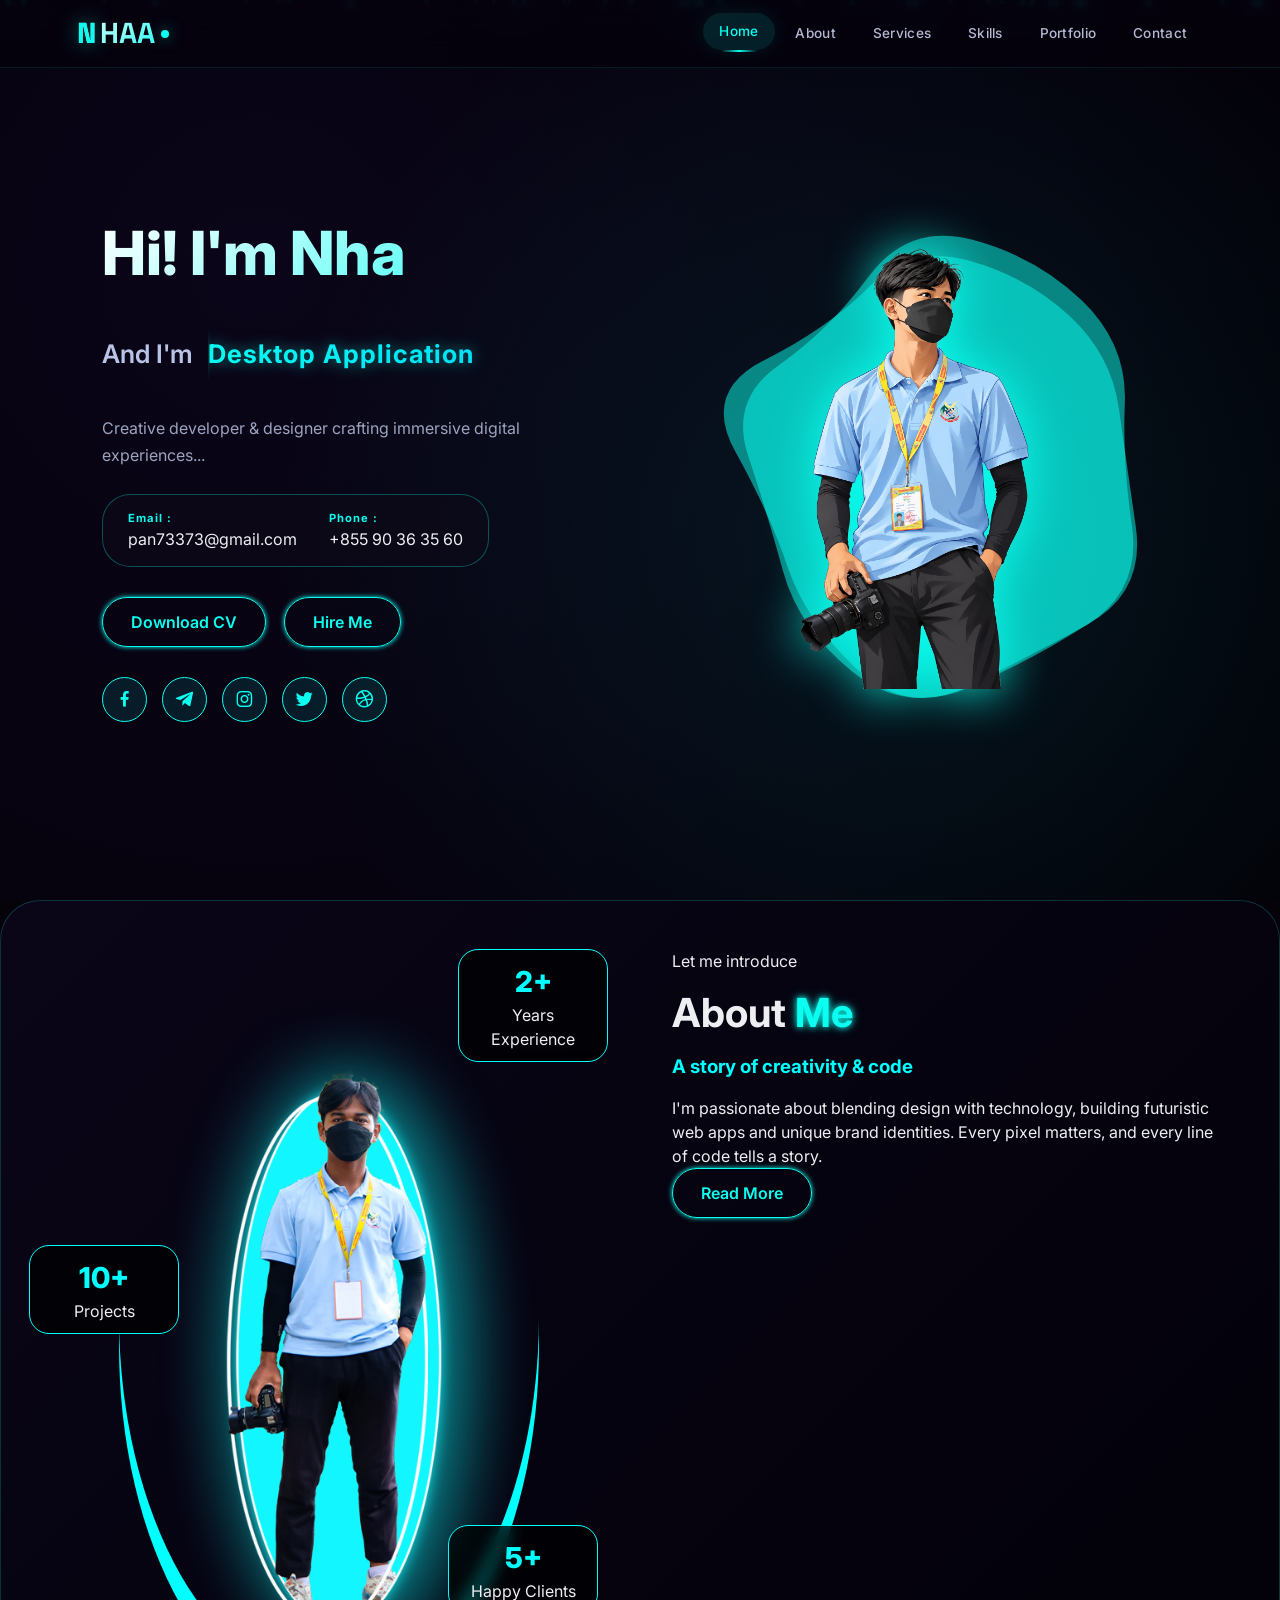
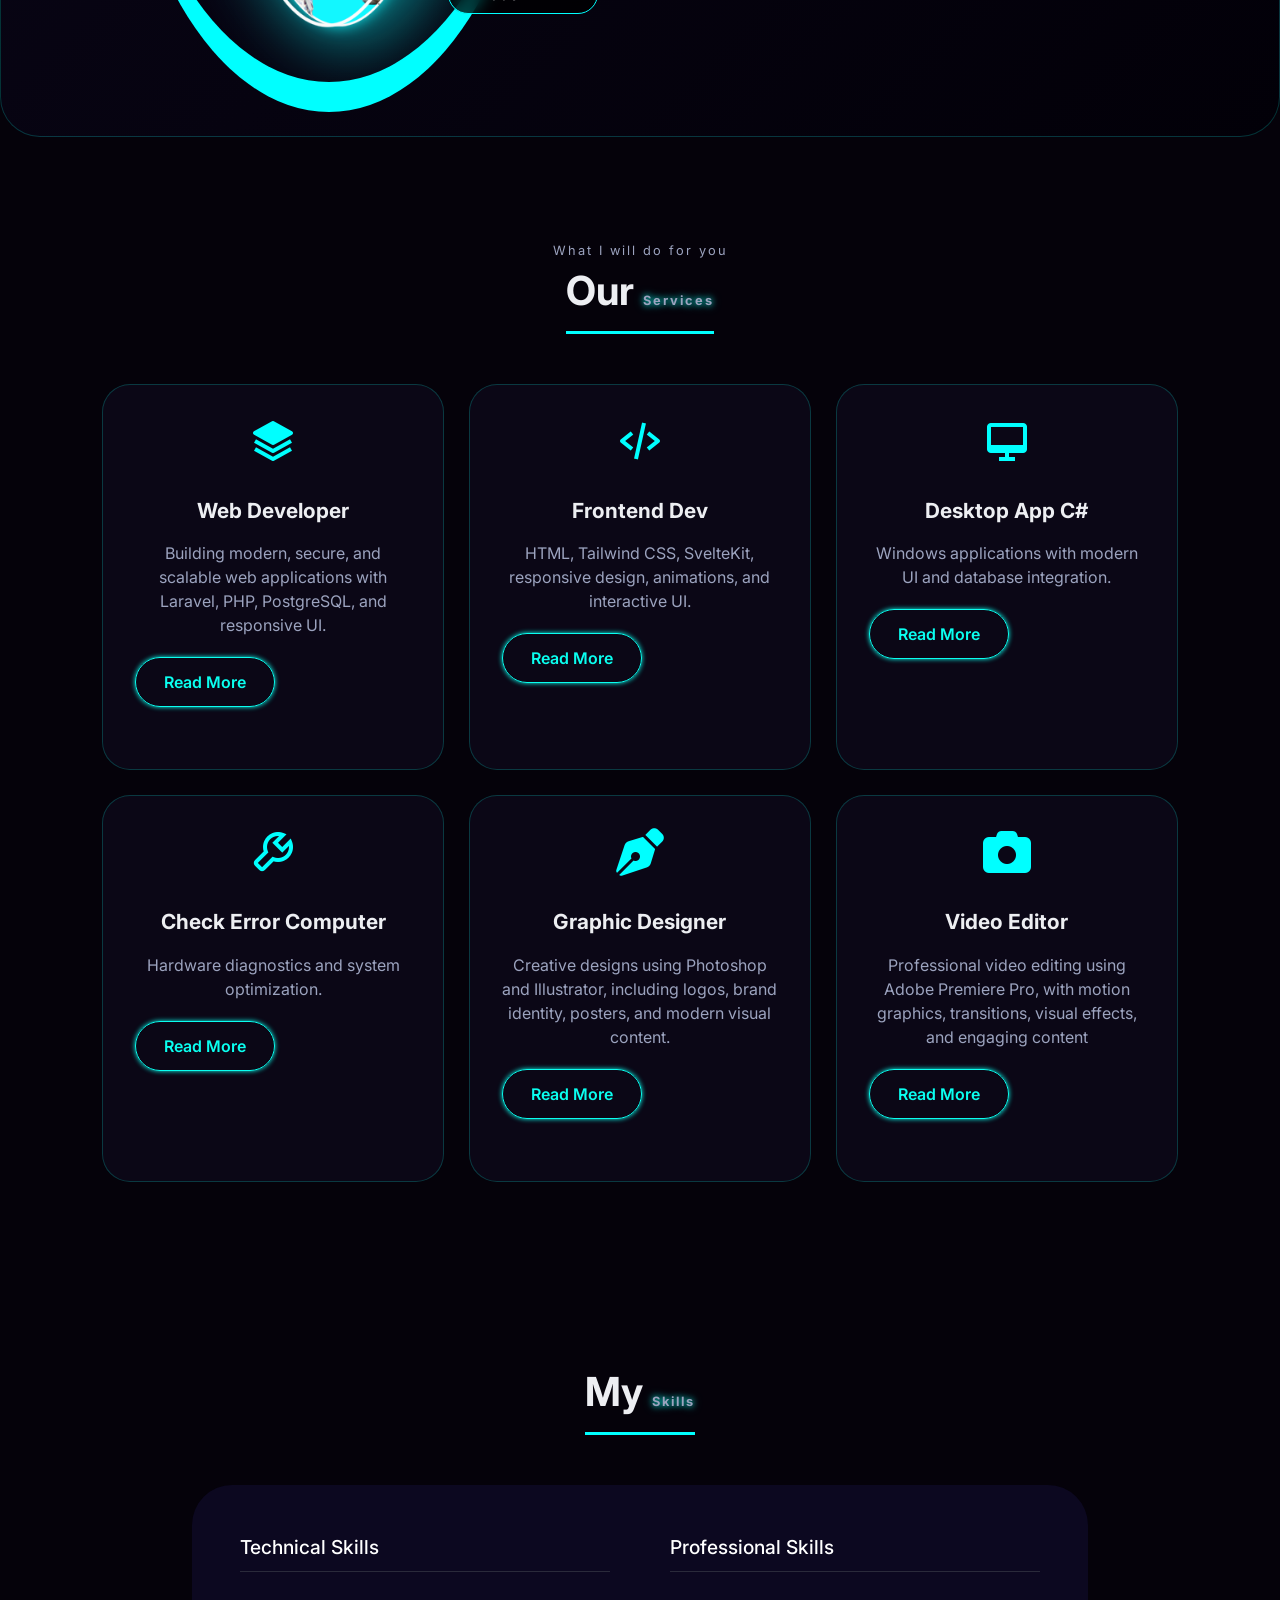
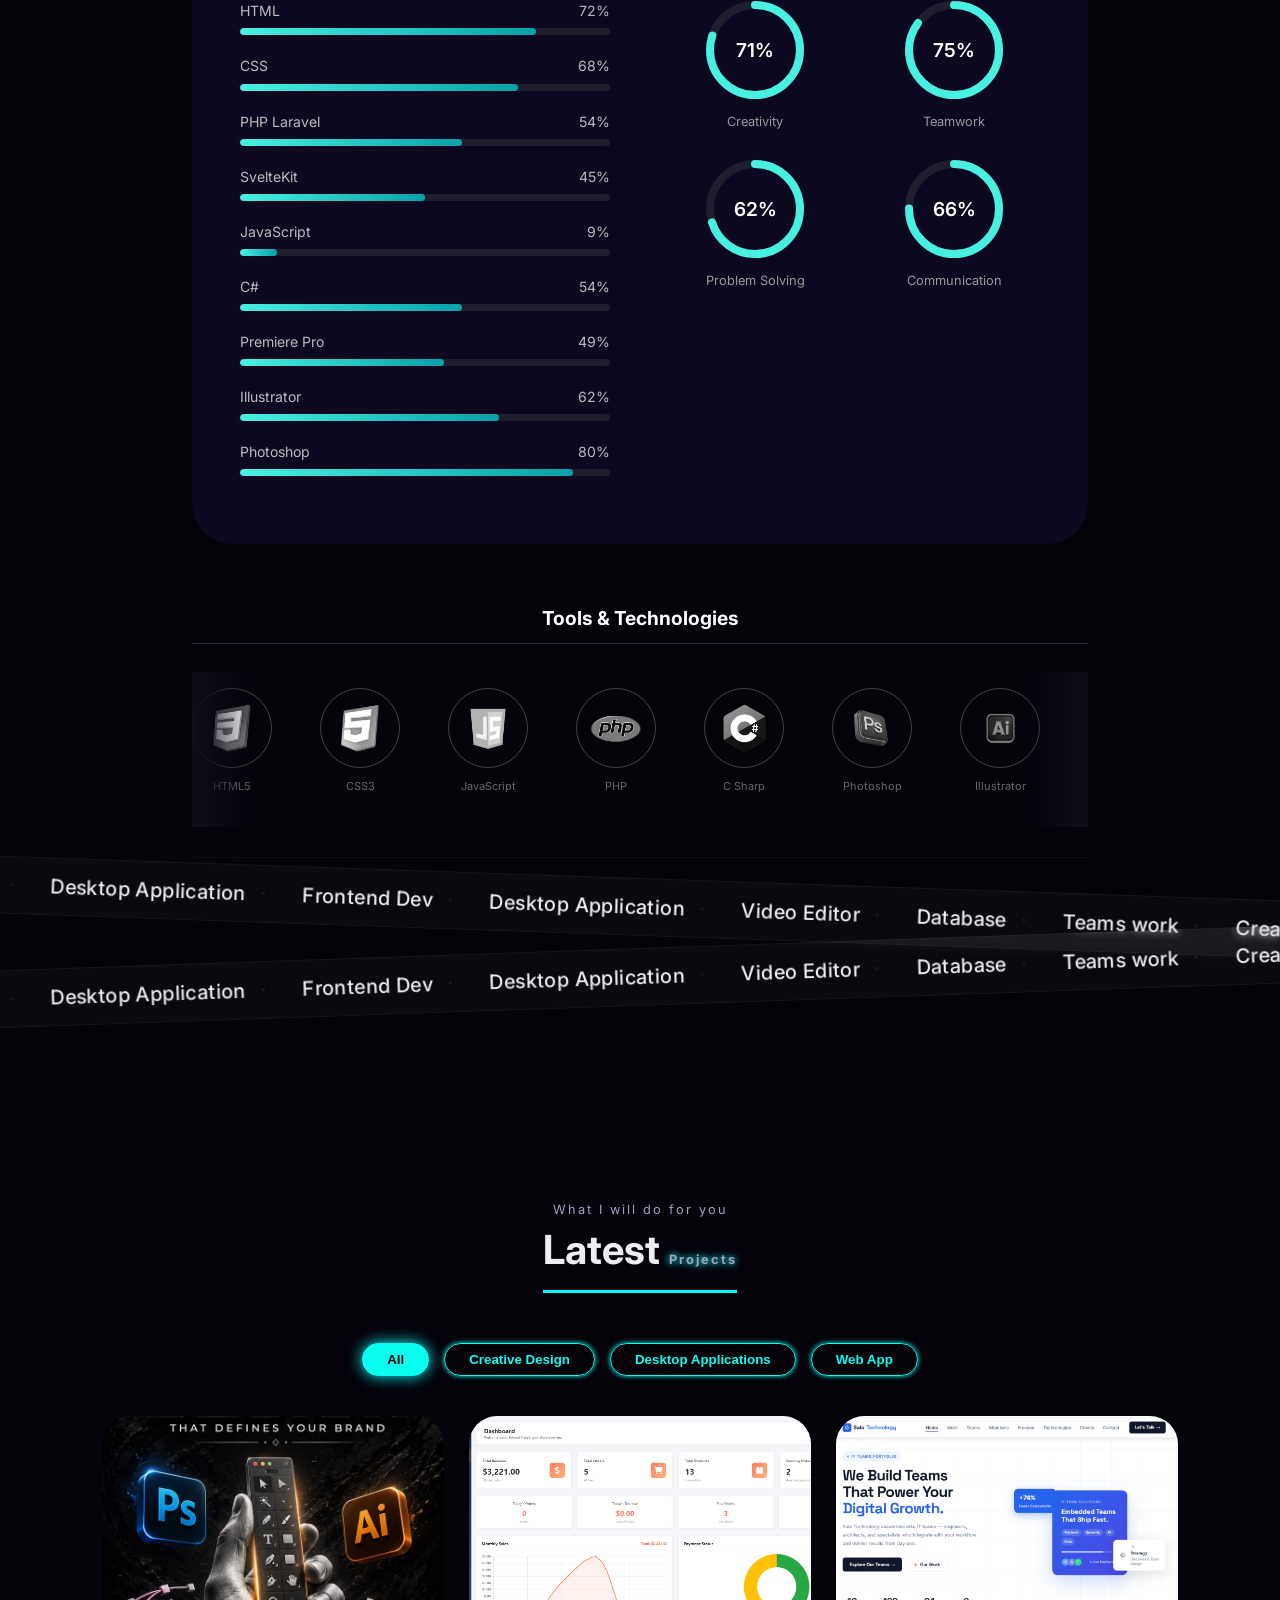
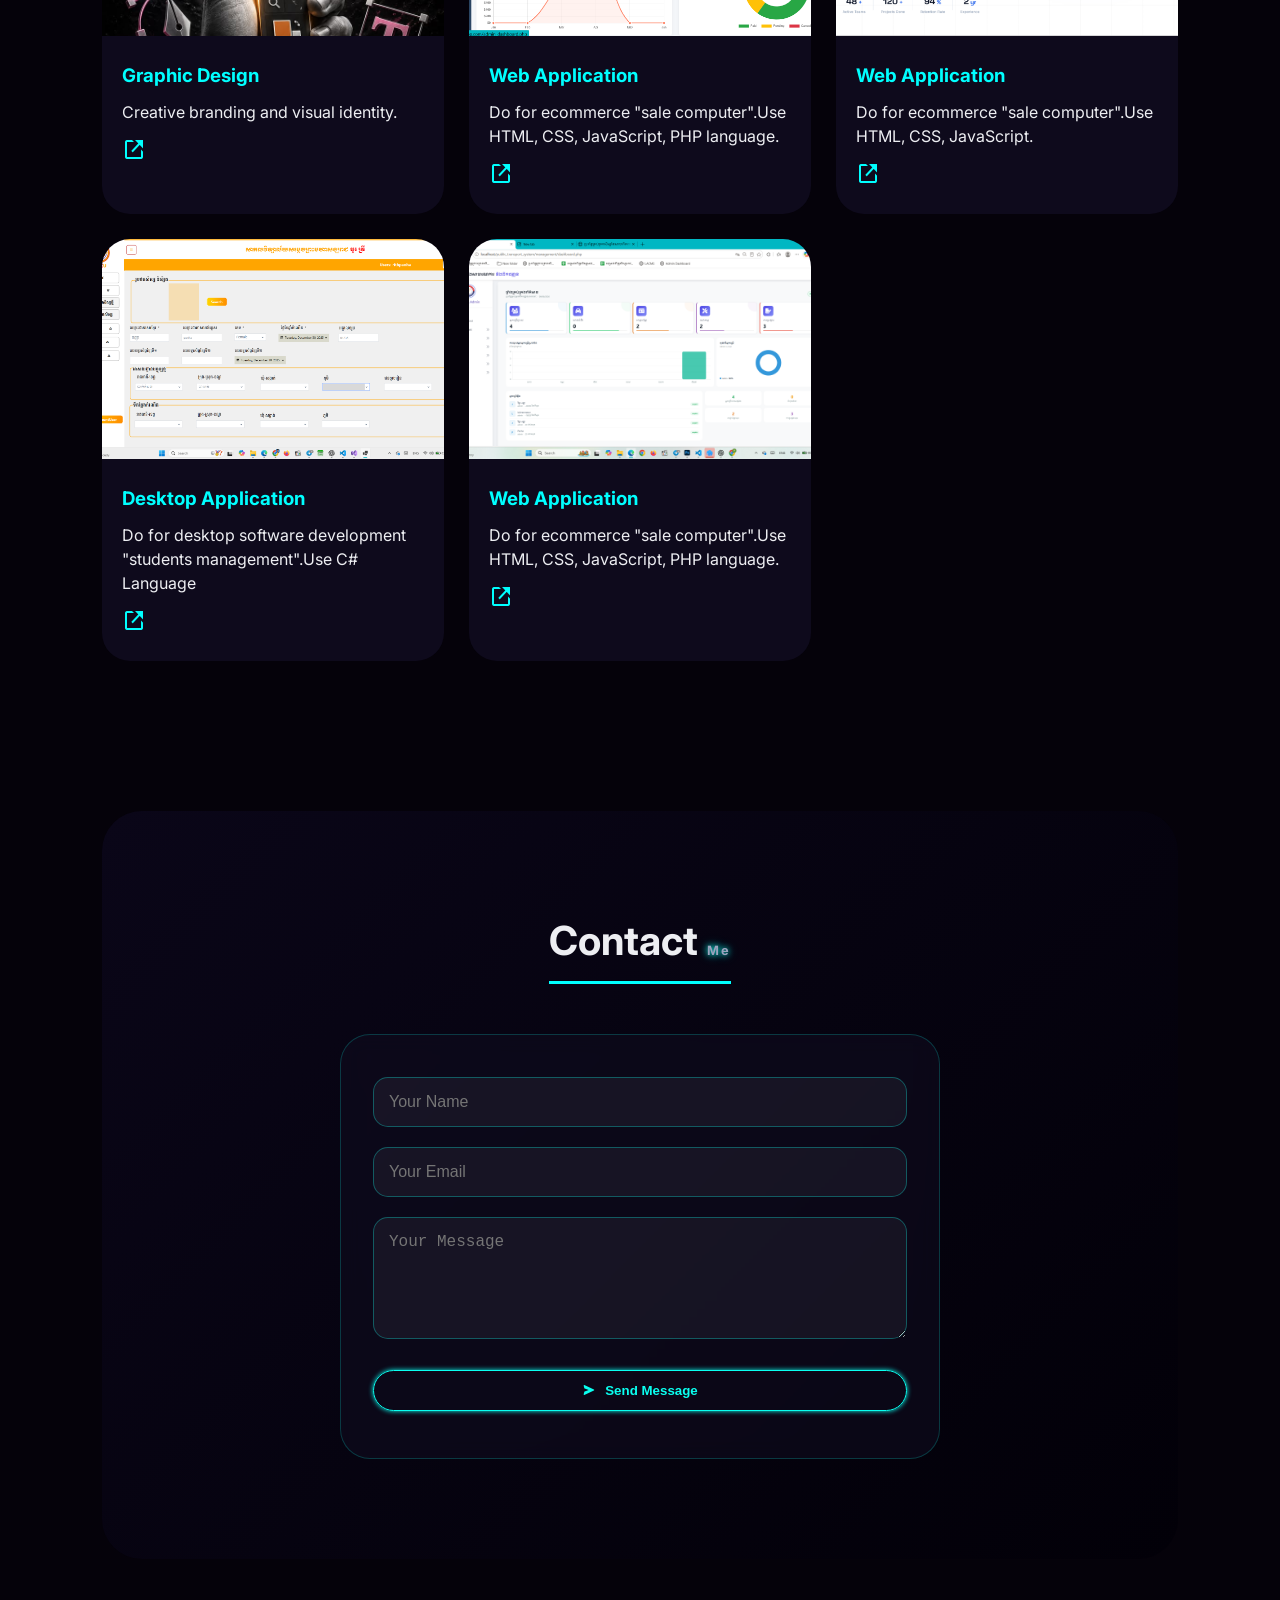
<file: index.html>
<!DOCTYPE html>
<html lang="en">
<head>
  <meta charset="UTF-8" />
  <meta name="viewport" content="width=device-width, initial-scale=1.0, user-scalable=no" />
  <title>NHA NHA | Cyber Neon Portfolio</title>
  
  <!-- Fonts & Icons -->
  <link rel="stylesheet" href="https://cdnjs.cloudflare.com/ajax/libs/font-awesome/6.5.1/css/all.min.css">
  <link href="https://unpkg.com/boxicons@2.1.4/css/boxicons.min.css" rel="stylesheet" />
  <link href="https://fonts.googleapis.com/css2?family=Inter:opsz,wght@14..32,300;14..32,500;14..32,700;14..32,800&family=Space+Grotesk:wght@400;500;600;700&display=swap" rel="stylesheet">
  
  <!-- Main CSS -->
  <link rel="stylesheet" href="style.css">
</head>
<body>
  <div class="animated-bg"></div>
  <div class="particles" id="particles"></div>

  
  <!-- ===== PAGE LOADER ===== -->
  <div id="pageLoader">
    <div class="loader-content">
      <div class="loader-ring"></div>
      <div class="loader-ring"></div>
      <div class="loader-ring"></div>
      <h2 class="loader-text">RITH<span class="neon">PANHA</span></h2>
    </div>
  </div>

  <!-- ===== HEADER ===== -->
  <header id="mainHeader">
  <div class="logo">
    <span class="neon">N</span>HAA
    <span class="logo-dot"></span>
  </div>
  
  <!-- Desktop Navigation -->
  <nav class="nav-wrapper">
    <ul class="navlist" id="navlist">
      <li><a href="#home" class="smooth-scroll active" data-nav="home">Home</a></li>
      <li><a href="#about" class="smooth-scroll" data-nav="about">About</a></li>
      <li><a href="#service" class="smooth-scroll" data-nav="service">Services</a></li>
      <li><a href="#skills" class="smooth-scroll" data-nav="skills">Skills</a></li>
      <li><a href="#portfolio" class="smooth-scroll" data-nav="portfolio">Portfolio</a></li>
      <li><a href="#contact" class="smooth-scroll" data-nav="contact">Contact</a></li>
    </ul>
  </nav>
  
  <!-- Mobile Menu Toggle -->
  <div class="menu-toggle" id="menu-icon">
    <span></span>
    <span></span>
    <span></span>
  </div>
</header>

  <!-- ===== HOME SECTION ===== -->
  <section id="home" class="home">
    <div class="home-content reveal">
      <h1>Hi! I'm Nha</h1>
      <div class="change-text">
        <h3>And I'm</h3>
        <div class="word-wrapper">
          <div class="word-slider">
            <div class="word-item">Desktop Application</div>
            <div class="word-item">Web Designer</div>
            <div class="word-item">Frontend Dev</div>
            <div class="word-item">Graphic Designer</div>
            <div class="word-item">Video Editor</div>
            <div class="word-item">Database Administrator</div>
          </div>
        </div>
      </div>
      <p>Creative developer & designer crafting immersive digital experiences...</p>
      <div class="info-box">
        <div class="email-info">
          <h5>Email :</h5>
          <span>pan73373@gmail.com</span>
        </div>
        <div class="phone-info">
          <h5>Phone :</h5>
          <span>+855 90 36 35 60</span>
        </div>
      </div>
      <div class="btn-box">
        <a href="RITH PANHA.pdf" download class="btn">Download CV</a>
        <a href="RITH PANHA.pdf" class="btn">Hire Me</a>
      </div>
      <div class="social-icon">
        <a href="https://www.facebook.com/share/1CdZFwVUjo/?mibextid=wwXIfr"><i class="bx bxl-facebook"></i></a>
        <a href="https://t.me/Rothhpanha31"><i class="bx bxl-telegram"></i></a>
        <a href="#"><i class="bx bxl-instagram"></i></a>
        <a href="#"><i class="bx bxl-twitter"></i></a>
        <a href="#"><i class="bx bxl-dribbble"></i></a>
      </div>
    </div>
    <div class="home-image">
      <div class="image-box">
        <img src="image/rithpanha2d.png" alt="rithpanha.png">
      </div>
      <div class="liquid-shaper">
        <svg viewBox="0 0 500 500" xmlns="http://www.w3.org/2000/svg" width="110%" id="blobSvg">
          <path fill="#0afff0">
            <animate attributeName="d" dur="20000ms" repeatCount="indefinite"
              values="M422,308Q430,366,378,391Q326,416,272,445Q218,474,177,427.5Q136,381,118,337.5Q100,294,57.5,237.5Q15,181,81.5,156.5Q148,132,186.5,105.5Q225,79,270.5,92.5Q316,106,349.5,135.5Q383,165,398.5,207.5Q414,250,422,308Z;
              M412.5,305Q421,360,375.5,392.5Q330,425,274,447.5Q218,470,168.5,435.5Q119,401,107,348Q95,295,88.5,248Q82,201,116.5,168.5Q151,136,184.5,81Q218,26,278,41.5Q338,57,380,98.5Q422,140,413,195Q404,250,412.5,305Z;
              M441.5,294.5Q389,339,351,363.5Q313,388,264.5,436.5Q216,485,167.5,443Q119,401,77,357Q35,313,68,259.5Q101,206,123,167Q145,128,180.5,71.5Q216,15,268.5,54.5Q321,94,378,112.5Q435,131,464.5,190.5Q494,250,441.5,294.5Z;
              M422,308Q430,366,378,391Q326,416,272,445Q218,474,177,427.5Q136,381,118,337.5Q100,294,57.5,237.5Q15,181,81.5,156.5Q148,132,186.5,105.5Q225,79,270.5,92.5Q316,106,349.5,135.5Q383,165,398.5,207.5Q414,250,422,308Z"
            ></animate>
          </path>
        </svg>
      </div>
      <div class="liquid-shaper">
        <svg viewBox="0 0 500 500" xmlns="http://www.w3.org/2000/svg" width="110%" id="blobSvg">
          <path fill="#0afff0">
            <animate attributeName="d" dur="10000ms" repeatCount="indefinite"
              values="M422,308Q430,366,378,391Q326,416,272,445Q218,474,177,427.5Q136,381,118,337.5Q100,294,57.5,237.5Q15,181,81.5,156.5Q148,132,186.5,105.5Q225,79,270.5,92.5Q316,106,349.5,135.5Q383,165,398.5,207.5Q414,250,422,308Z;
              M412.5,305Q421,360,375.5,392.5Q330,425,274,447.5Q218,470,168.5,435.5Q119,401,107,348Q95,295,88.5,248Q82,201,116.5,168.5Q151,136,184.5,81Q218,26,278,41.5Q338,57,380,98.5Q422,140,413,195Q404,250,412.5,305Z;
              M441.5,294.5Q389,339,351,363.5Q313,388,264.5,436.5Q216,485,167.5,443Q119,401,77,357Q35,313,68,259.5Q101,206,123,167Q145,128,180.5,71.5Q216,15,268.5,54.5Q321,94,378,112.5Q435,131,464.5,190.5Q494,250,441.5,294.5Z;
              M422,308Q430,366,378,391Q326,416,272,445Q218,474,177,427.5Q136,381,118,337.5Q100,294,57.5,237.5Q15,181,81.5,156.5Q148,132,186.5,105.5Q225,79,270.5,92.5Q316,106,349.5,135.5Q383,165,398.5,207.5Q414,250,422,308Z"
            ></animate>
          </path>
        </svg>
      </div>
    </div>
  </section>

  <!-- ===== ABOUT SECTION ===== -->
  <section id="about" class="about">
    <div class="image-about">
      <img src="image/rithpanha_about.png" alt="about">
      <div class="info-about1 reveal"><span>2+</span><p>Years Experience</p></div>
      <div class="info-about2 reveal" data-delay="100"><span>10+</span><p>Projects</p></div>
      <div class="info-about3 reveal" data-delay="160"><span>5+</span><p>Happy Clients</p></div>
    </div>
    <div class="about-content">
      <p>Let me introduce</p>
      <h2>About <span class="neon">Me</span></h2>
      <h3>A story of creativity & code</h3>
      <p>I'm passionate about blending design with technology, building futuristic web apps and unique brand identities. Every pixel matters, and every line of code tells a story.</p>
      <div class="btn-box"><a href="RITH PANHA.pdf" class="btn">Read More</a></div>
    </div>
  </section>

  <!-- ===== SERVICES SECTION ===== -->
  <section id="service">
    <div class="main-text reveal">
      <span>What I will do for you</span><br>
      <h2>Our <span class="neon">Services</span></h2>
    </div>
    <div class="section-service">
      <div class="service-box reveal">
        <i class='bx bxs-layer service-icon'></i>
        <h3>Web Developer</h3>
        <p>Building modern, secure, and scalable web applications with Laravel, PHP, PostgreSQL, and responsive UI.</p>
        <div class="btn-box service-btn"><a href="#" class="btn">Read More</a></div>
      </div>
      <div class="service-box reveal" data-delay="100">
        <i class='bx bx-code-alt service-icon'></i>
        <h3>Frontend Dev</h3>
        <p>HTML, Tailwind CSS, SvelteKit, responsive design, animations, and interactive UI.</p>
        <div class="btn-box service-btn"><a href="#" class="btn">Read More</a></div>
      </div>
      <div class="service-box reveal" data-delay="100">
        <i class='bx bx-desktop service-icon'></i>
        <h3>Desktop App C#</h3>
        <p>Windows applications with modern UI and database integration.</p>
        <div class="btn-box service-btn"><a href="#" class="btn">Read More</a></div>
      </div>
      <div class="service-box reveal" data-delay="160">
        <i class='bx bx-wrench service-icon'></i>
        <h3>Check Error Computer</h3>
        <p>Hardware diagnostics and system optimization.</p>
        <div class="btn-box service-btn"><a href="#" class="btn">Read More</a></div>
      </div>
      <div class="service-box reveal" data-delay="220">
        <i class="fa-solid fa-pen-nib service-icon"></i>
        <h3>Graphic Designer</h3>
        <p>Creative designs using Photoshop and Illustrator, including logos, brand identity, posters, and modern visual content.</p>
        <div class="btn-box service-btn"><a href="#" class="btn">Read More</a></div>
      </div>
      <div class="service-box reveal" data-delay="280">
        <i class="fa-solid fa-camera service-icon"></i>
        <h3>Video Editor</h3>
        <p>Professional video editing using Adobe Premiere Pro, with motion graphics, transitions, visual effects, and engaging content</p>
        <div class="btn-box service-btn"><a href="#" class="btn">Read More</a></div>
      </div>
    </div>
  </section>

  <!-- ===== SKILLS SECTION ===== -->
  <section id="skills">
    <div class="main-text">
      <h2>My <span class="neon">Skills</span></h2>
    </div>

    <div class="Skill-main">
      <!-- LEFT: Technical Skills -->
      <div class="skill-left">
        <h3>Technical Skills</h3>
        <div class="skill-bar">
          <div class="info"><p>HTML</p><p class="countup" data-target="80">0%</p></div>
          <div class="bar"><span data-width="80"></span></div>
        </div>
        <div class="skill-bar">
          <div class="info"><p>CSS</p><p class="countup" data-target="75">0%</p></div>
          <div class="bar"><span data-width="75"></span></div>
        </div>
        <div class="skill-bar">
          <div class="info"><p>PHP Laravel</p><p class="countup" data-target="60">0%</p></div>
          <div class="bar"><span data-width="60"></span></div>
        </div>
        <div class="skill-bar">
          <div class="info"><p>SvelteKit</p><p class="countup" data-target="50">0%</p></div>
          <div class="bar"><span data-width="50"></span></div>
        </div>
        <div class="skill-bar">
          <div class="info"><p>JavaScript</p><p class="countup" data-target="10">0%</p></div>
          <div class="bar"><span data-width="10"></span></div>
        </div>
        <div class="skill-bar">
          <div class="info"><p>C#</p><p class="countup" data-target="60">0%</p></div>
          <div class="bar"><span data-width="60"></span></div>
        </div>
        <div class="skill-bar">
          <div class="info"><p>Premiere Pro</p><p class="countup" data-target="55">0%</p></div>
          <div class="bar"><span data-width="55"></span></div>
        </div>
        <div class="skill-bar">
          <div class="info"><p>Illustrator</p><p class="countup" data-target="70">0%</p></div>
          <div class="bar"><span data-width="70"></span></div>
        </div>
        <div class="skill-bar">
          <div class="info"><p>Photoshop</p><p class="countup" data-target="90">0%</p></div>
          <div class="bar"><span data-width="90"></span></div>
        </div>
      </div>

      <!-- RIGHT: Professional Skills -->
      <div class="skill-right">
        <h3>Professional Skills</h3>
        <div class="Professional">
          <div class="box">
            <div class="circle">
              <svg width="100" height="100" viewBox="0 0 100 100">
                <circle class="circle-bg" cx="50" cy="50" r="45"/>
                <circle class="circle-fill" cx="50" cy="50" r="45" data-target="80"/>
              </svg>
              <div class="circle-label">
                <big class="counter-num" data-target="80">0</big>
              </div>
            </div>
            <div class="text"><small>Creativity</small></div>
          </div>

          <div class="box">
            <div class="circle">
              <svg width="100" height="100" viewBox="0 0 100 100">
                <circle class="circle-bg" cx="50" cy="50" r="45"/>
                <circle class="circle-fill" cx="50" cy="50" r="45" data-target="85"/>
              </svg>
              <div class="circle-label">
                <big class="counter-num" data-target="85">0</big>
              </div>
            </div>
            <div class="text"><small>Teamwork</small></div>
          </div>

          <div class="box">
            <div class="circle">
              <svg width="100" height="100" viewBox="0 0 100 100">
                <circle class="circle-bg" cx="50" cy="50" r="45"/>
                <circle class="circle-fill" cx="50" cy="50" r="45" data-target="70"/>
              </svg>
              <div class="circle-label">
                <big class="counter-num" data-target="70">0</big>
              </div>
            </div>
            <div class="text"><small>Problem Solving</small></div>
          </div>

          <div class="box">
            <div class="circle">
              <svg width="100" height="100" viewBox="0 0 100 100">
                <circle class="circle-bg" cx="50" cy="50" r="45"/>
                <circle class="circle-fill" cx="50" cy="50" r="45" data-target="75"/>
              </svg>
              <div class="circle-label">
                <big class="counter-num" data-target="75">0</big>
              </div>
            </div>
            <div class="text"><small>Communication</small></div>
          </div>
        </div>
      </div>
    </div>

    <!-- Logo Scroll -->
    <div class="logo-section">
      <h3>Tools &amp; Technologies</h3>
      <div class="scroll-wrap">
        <div class="fade-left"></div>
        <div class="fade-right"></div>
        <div class="scroll-track" id="track"></div>
      </div>
    </div>

    <!-- Marquee Section -->
    <div class="marquee-section">
      <div class="marquee-stack">
        <div class="marquee-line" aria-label="marquee line 1">
          <div class="marquee-track" id="marqueeTrack1">
            <span class="marquee-item">Welcome</span>
            <span class="marquee-item">Desktop Application</span>
            <span class="marquee-item">Frontend Dev</span>
            <span class="marquee-item">Desktop Application</span>
            <span class="marquee-item">Video Editor</span>
            <span class="marquee-item">Database</span>
            <span class="marquee-item">Teams work</span>
            <span class="marquee-item">Creativity</span>
          </div>
        </div>
        <div class="marquee-line alt" aria-label="marquee line 2">
          <div class="marquee-track" id="marqueeTrack2">
            <span class="marquee-item">Welcome</span>
            <span class="marquee-item">Desktop Application</span>
            <span class="marquee-item">Frontend Dev</span>
            <span class="marquee-item">Desktop Application</span>
            <span class="marquee-item">Video Editor</span>
            <span class="marquee-item">Database</span>
            <span class="marquee-item">Teams work</span>
            <span class="marquee-item">Creativity</span>
          </div>
        </div>
      </div>
    </div>
  </section>

  <!-- ===== PORTFOLIO SECTION ===== -->
  <section id="portfolio">
    <div class="main-text reveal">
      <span>What I will do for you</span><br>
      <h2>Latest <span class="neon">Projects</span></h2>
    </div>
    <div class="container">
      <div class="filter">
        <button class="btn filter-btn active" data-filter="all">All</button>
        <button class="btn filter-btn" data-filter="product">Creative Design</button>
        <button class="btn filter-btn" data-filter="interaction">Desktop Applications</button>
        <button class="btn filter-btn" data-filter="webapp">Web App</button>
      </div>
      <div class="profolio">
        <div class="port-box reveal" data-category="product">
          <div class="port-image"><img src="image/Epic Graphic Design Services.jpg" alt="project"></div>
          <div class="port-content">
            <h3>Graphic Design</h3>
            <p>Creative branding and visual identity.</p>
            <a href="design.html"><i class='bx bx-link-external'></i></a>
          </div>
        </div>
        <div class="port-box reveal" data-category="webapp">
          <div class="port-image"><img src="image/Web Application.png" alt="project"></div>
          <div class="port-content">
            <h3>Web Application</h3>
            <p>Do for ecommerce "sale computer".Use HTML, CSS, JavaScript, PHP language.</p>
            <a href="https://salecomputer.infinityfreeapp.com/#"><i class='bx bx-link-external'></i></a>
          </div>
        </div>
        <div class="port-box reveal" data-category="webapp">
          <div class="port-image"><img src="image/websitsala.png" alt="project"></div>
          <div class="port-content">
            <h3>Web Application</h3>
            <p>Do for ecommerce "sale computer".Use HTML, CSS, JavaScript.</p>
            <a href="https://sala-technology.vercel.app/#"><i class='bx bx-link-external'></i></a>
          </div>
        </div>
        <div class="port-box reveal" data-category="interaction">
          <div class="port-image"><img src="image/desktop App.png" alt="project"></div>
          <div class="port-content">
            <h3>Desktop Application</h3>
            <p>Do for desktop software development "students management".Use C#
               Language</p>
            <a href="#"><i class='bx bx-link-external'></i></a>
          </div>
        </div>
        <div class="port-box reveal" data-category="webapp">
          <div class="port-image"><img src="image/Wep_App.png" alt="project"></div>
          <div class="port-content">
            <h3>Web Application</h3>
            <p>Do for ecommerce "sale computer".Use HTML, CSS, JavaScript, PHP language.</p>
            <a href="http://transportsystem.infinityfreeapp.com/#"><i class='bx bx-link-external'></i></a>
          </div>
        </div>
      </div>
    </div>
  </section>

  <!-- ===== CONTACT SECTION ===== -->
  <section id="contact">
    <div class="main-text">
      <h2>Contact <span class="neon">Me</span></h2>
    </div>
    <div class="contact-container">
      <form id="contactForm">
        <input type="text" id="userName" placeholder="Your Name" required>
        <input type="email" id="userEmail" placeholder="Your Email" required>
        <textarea id="userMessage" placeholder="Your Message" rows="5" required></textarea>
        <button type="submit" class="btn" id="sendBtn">
          <i class="bx bxs-send"></i> Send Message
        </button>
        <div id="formStatus" class="status-message"></div>
      </form>
    </div>
  </section>

  <!-- Main JavaScript -->
  <script src="script.js"></script>
</body>
</html>
</file>
<file: style.css>
/* ========== RESET & GLOBAL ========== */
* {
  margin: 0;
  padding: 0;
  box-sizing: border-box;
}
html {
  scroll-behavior: smooth;
  overflow-x: hidden;
}
body {
  background: #05020a;
  font-family: 'Inter', sans-serif;
  color: #edeef2;
  overflow-x: hidden;
  line-height: 1.5;
  opacity: 0;
  animation: fadeInPage 0.8s ease forwards;
}
@keyframes fadeInPage {
  0% { opacity: 0; }
  100% { opacity: 1; }
}
section {
  padding: 100px 8%;
  position: relative;
}
.neon {
  color: #0afff0;
  text-shadow: 0 0 6px #0afff0, 0 0 12px #0afff070;
}
::-webkit-scrollbar { width: 5px; }
::-webkit-scrollbar-track { background: #07010f; }
::-webkit-scrollbar-thumb { background: #0afff0; border-radius: 20px; box-shadow: 0 0 8px #0afff0; }

/* ========== PAGE LOADER ========== */
#pageLoader {
  position: fixed;
  top: 0;
  left: 0;
  width: 100%;
  height: 100%;
  background: #05020a;
  display: flex;
  align-items: center;
  justify-content: center;
  z-index: 9999;
  transition: opacity 0.8s ease, visibility 0.8s ease;
}
#pageLoader.hide {
  opacity: 0;
  visibility: hidden;
}
.loader-content {
  text-align: center;
  position: relative;
}
.loader-ring {
  position: absolute;
  top: 50%;
  left: 50%;
  transform: translate(-50%, -50%);
  border-radius: 50%;
  border: 3px solid transparent;
  border-top-color: #0afff0;
  animation: spinLoader 1.2s cubic-bezier(0.5, 0, 0.5, 1) infinite;
}
.loader-ring:nth-child(1) {
  width: 120px;
  height: 120px;
  animation-delay: -0.2s;
}
.loader-ring:nth-child(2) {
  width: 90px;
  height: 90px;
  border-top-color: #a855f7;
  animation-delay: -0.5s;
}
.loader-ring:nth-child(3) {
  width: 60px;
  height: 60px;
  border-top-color: #ec4899;
  animation-delay: -0.8s;
}
@keyframes spinLoader {
  0% { transform: translate(-50%, -50%) rotate(0deg); }
  100% { transform: translate(-50%, -50%) rotate(360deg); }
}
.loader-text {
  position: relative;
  z-index: 1;
  font-family: 'Space Grotesk', monospace;
  font-size: 2.5rem;
  font-weight: 700;
  color: #fff;
  animation: pulseText 1.5s ease-in-out infinite;
}
@keyframes pulseText {
  0%, 100% { transform: scale(1); opacity: 1; }
  50% { transform: scale(1.05); opacity: 0.7; }
}

/* ─── Reveal Animations ─── */
.reveal {
  opacity: 0;
  transform: translateY(28px);
  transition: opacity .6s ease, transform .6s ease;
}
.reveal.visible {
  opacity: 1;
  transform: translateY(0);
}
.reveal[data-delay="80"]  { transition-delay: .08s; }
.reveal[data-delay="100"] { transition-delay: .1s; }
.reveal[data-delay="160"] { transition-delay: .16s; }
.reveal[data-delay="200"] { transition-delay: .2s; }
.reveal[data-delay="300"] { transition-delay: .3s; }

/* ========== ANIMATED BACKGROUND ========== */
.animated-bg {
  position: fixed;
  top: 0;
  left: 0;
  width: 100%;
  height: 100%;
  z-index: -2;
  background: radial-gradient(circle at 20% 30%, #0a0518, #020006);
}
.animated-bg::before {
  content: '';
  position: absolute;
  width: 100%;
  height: 100%;
  background: radial-gradient(circle at 70% 60%, rgba(10, 255, 240, 0.08) 0%, transparent 60%);
  animation: pulseGlow 8s infinite alternate;
}
@keyframes pulseGlow {
  0% { opacity: 0.3; transform: scale(1);}
  100% { opacity: 0.8; transform: scale(1.2);}
}

/* ========== PARTICLES ========== */
.particles {
  position: fixed;
  top: 0;
  left: 0;
  width: 100%;
  height: 100%;
  z-index: -1;
  pointer-events: none;
}
.particle {
  position: absolute;
  background: rgba(10, 255, 240, 0.4);
  border-radius: 50%;
  box-shadow: 0 0 10px #0afff0;
  animation: floatParticle linear infinite;
}
@keyframes floatParticle {
  0% { transform: translateY(100vh) rotate(0deg); opacity: 0; }
  10% { opacity: 0.8; }
  90% { opacity: 0.8; }
  100% { transform: translateY(-20vh) rotate(360deg); opacity: 0; }
}

/* ========== HEADER ========== */
/* ============================================================
   HEADER - MAIN STYLES
   ============================================================ */

header {
  position: fixed;
  top: 0;
  left: 0;
  width: 100%;
  padding: 12px 6%;
  display: flex;
  justify-content: space-between;
  align-items: center;
  background: rgba(5, 2, 12, 0.85);
  backdrop-filter: blur(20px);
  -webkit-backdrop-filter: blur(20px);
  border-bottom: 1px solid rgba(10, 255, 240, 0.1);
  z-index: 1000;
  transition: all 0.4s cubic-bezier(0.4, 0, 0.2, 1);
}

/* ─── Header on Scroll ─── */
header.scrolled {
  padding: 8px 6%;
  background: rgba(5, 2, 12, 0.95);
  border-bottom: 1px solid rgba(10, 255, 240, 0.2);
  box-shadow: 0 4px 30px rgba(0, 0, 0, 0.6);
}

/* ─── Header Animation on Load ─── */
header {
  animation: slideDown 0.6s cubic-bezier(0.4, 0, 0.2, 1) forwards;
}

@keyframes slideDown {
  0% {
    transform: translateY(-100%);
    opacity: 0;
  }
  100% {
    transform: translateY(0);
    opacity: 1;
  }
}

/* ============================================================
   LOGO
   ============================================================ */

.logo {
  font-family: 'Space Grotesk', monospace;
  font-size: 1.8rem;
  font-weight: 800;
  background: linear-gradient(135deg, #ffffff 0%, #0afff0 100%);
  -webkit-background-clip: text;
  background-clip: text;
  color: transparent;
  position: relative;
  transition: all 0.3s ease;
  cursor: pointer;
  display: flex;
  align-items: center;
  gap: 4px;
  z-index: 1001;
}

.logo .neon {
  color: #0afff0;
  text-shadow: 0 0 20px rgba(10, 255, 240, 0.5);
  animation: logoPulse 2s ease-in-out infinite;
}

@keyframes logoPulse {
  0%, 100% {
    text-shadow: 0 0 20px rgba(10, 255, 240, 0.3);
  }
  50% {
    text-shadow: 0 0 40px rgba(10, 255, 240, 0.8), 0 0 80px rgba(10, 255, 240, 0.3);
  }
}

.logo-dot {
  display: inline-block;
  width: 8px;
  height: 8px;
  background: #0afff0;
  border-radius: 50%;
  box-shadow: 0 0 15px rgba(10, 255, 240, 0.6);
  animation: dotPulse 1.5s ease-in-out infinite;
  margin-left: 2px;
}

@keyframes dotPulse {
  0%, 100% {
    transform: scale(1);
    opacity: 1;
  }
  50% {
    transform: scale(1.6);
    opacity: 0.5;
  }
}

/* ============================================================
   NAVIGATION - DESKTOP
   ============================================================ */

.nav-wrapper {
  display: flex;
  align-items: center;
}

.navlist {
  display: flex;
  gap: 0.3rem;
  list-style: none;
  align-items: center;
}

.navlist li {
  position: relative;
  opacity: 0;
  animation: navFadeIn 0.5s ease forwards;
}

.navlist li:nth-child(1) { animation-delay: 0.1s; }
.navlist li:nth-child(2) { animation-delay: 0.15s; }
.navlist li:nth-child(3) { animation-delay: 0.2s; }
.navlist li:nth-child(4) { animation-delay: 0.25s; }
.navlist li:nth-child(5) { animation-delay: 0.3s; }
.navlist li:nth-child(6) { animation-delay: 0.35s; }

@keyframes navFadeIn {
  0% {
    opacity: 0;
    transform: translateY(-15px) scale(0.9);
  }
  100% {
    opacity: 1;
    transform: translateY(0) scale(1);
  }
}

.navlist li a {
  color: #b3b9d2;
  font-weight: 500;
  font-size: 0.85rem;
  padding: 8px 16px;
  border-radius: 40px;
  text-decoration: none;
  transition: all 0.3s cubic-bezier(0.4, 0, 0.2, 1);
  position: relative;
  display: inline-block;
  letter-spacing: 0.3px;
}

/* ─── Nav Link Hover Effect ─── */
.navlist li a::before {
  content: '';
  position: absolute;
  inset: 0;
  border-radius: 40px;
  background: rgba(10, 255, 240, 0.08);
  transform: scale(0.8);
  opacity: 0;
  transition: all 0.3s cubic-bezier(0.4, 0, 0.2, 1);
  z-index: -1;
}

.navlist li a:hover::before {
  transform: scale(1);
  opacity: 1;
}

.navlist li a:hover {
  color: #0afff0;
  transform: translateY(-2px);
  text-shadow: 0 0 20px rgba(10, 255, 240, 0.3);
}

/* ─── Nav Link Active State ─── */
.navlist li a.active {
  background: rgba(10, 255, 240, 0.12);
  color: #0afff0;
  box-shadow: 0 0 20px rgba(10, 255, 240, 0.1);
  transform: translateY(-2px);
}

.navlist li a.active::after {
  content: '';
  position: absolute;
  bottom: -2px;
  left: 50%;
  transform: translateX(-50%);
  width: 50%;
  height: 2px;
  background: linear-gradient(90deg, transparent, #0afff0, transparent);
  border-radius: 2px;
  animation: activeLinePulse 2s ease-in-out infinite;
}

@keyframes activeLinePulse {
  0%, 100% {
    width: 50%;
    opacity: 1;
  }
  50% {
    width: 80%;
    opacity: 0.5;
  }
}

/* ============================================================
   MOBILE MENU TOGGLE - HAMBURGER
   ============================================================ */

.menu-toggle {
  display: none;
  flex-direction: column;
  gap: 5px;
  cursor: pointer;
  padding: 5px;
  z-index: 1001;
  transition: all 0.3s ease;
  background: rgba(10, 255, 240, 0.05);
  border-radius: 8px;
  padding: 8px 10px;
  border: 1px solid rgba(10, 255, 240, 0.1);
}

.menu-toggle span {
  display: block;
  width: 26px;
  height: 2.5px;
  background: #0afff0;
  border-radius: 3px;
  transition: all 0.3s cubic-bezier(0.4, 0, 0.2, 1);
  transform-origin: center;
  box-shadow: 0 0 10px rgba(10, 255, 240, 0.15);
}

.menu-toggle:hover {
  background: rgba(10, 255, 240, 0.1);
  border-color: rgba(10, 255, 240, 0.2);
}

.menu-toggle:hover span {
  box-shadow: 0 0 20px rgba(10, 255, 240, 0.3);
}

/* ─── Hamburger Animation to X ─── */
.menu-toggle.active span:nth-child(1) {
  transform: rotate(45deg) translate(5px, 5px);
  width: 26px;
}

.menu-toggle.active span:nth-child(2) {
  opacity: 0;
  transform: scaleX(0);
}

.menu-toggle.active span:nth-child(3) {
  transform: rotate(-45deg) translate(5px, -5px);
  width: 26px;
}

/* ============================================================
   MOBILE NAVIGATION - FIXED
   ============================================================ */

@media (max-width: 900px) {
  .menu-toggle {
    display: flex;
  }

  .nav-wrapper {
    position: fixed;
    top: 0;
    right: -100%;
    width: 300px;
    height: 100vh;
    background: rgba(5, 2, 12, 0.97);
    backdrop-filter: blur(30px);
    -webkit-backdrop-filter: blur(30px);
    border-left: 1px solid rgba(10, 255, 240, 0.1);
    padding: 80px 25px 30px;
    transition: all 0.5s cubic-bezier(0.4, 0, 0.2, 1);
    z-index: 999;
    overflow-y: auto;
    box-shadow: -10px 0 40px rgba(0, 0, 0, 0.5);
  }

  .nav-wrapper.active {
    right: 0;
  }

  .navlist {
    flex-direction: column;
    gap: 0.5rem;
    width: 100%;
  }

  .navlist li {
    width: 100%;
    opacity: 0;
    transform: translateX(30px);
    transition: all 0.4s ease;
    animation: none;
  }

  .nav-wrapper.active .navlist li {
    opacity: 1;
    transform: translateX(0);
  }

  .nav-wrapper.active .navlist li:nth-child(1) { transition-delay: 0.05s; }
  .nav-wrapper.active .navlist li:nth-child(2) { transition-delay: 0.1s; }
  .nav-wrapper.active .navlist li:nth-child(3) { transition-delay: 0.15s; }
  .nav-wrapper.active .navlist li:nth-child(4) { transition-delay: 0.2s; }
  .nav-wrapper.active .navlist li:nth-child(5) { transition-delay: 0.25s; }
  .nav-wrapper.active .navlist li:nth-child(6) { transition-delay: 0.3s; }

  .navlist li a {
    display: block;
    width: 100%;
    padding: 14px 20px;
    font-size: 1rem;
    text-align: left;
    border-radius: 12px;
    background: rgba(255, 255, 255, 0.03);
    border: 1px solid rgba(255, 255, 255, 0.05);
    transition: all 0.3s ease;
  }

  .navlist li a::before {
    display: none;
  }

  .navlist li a::after {
    display: none !important;
  }

  .navlist li a:hover {
    background: rgba(10, 255, 240, 0.08);
    transform: translateX(8px);
    border-color: rgba(10, 255, 240, 0.15);
  }

  .navlist li a.active {
    background: rgba(10, 255, 240, 0.12);
    border-color: rgba(10, 255, 240, 0.2);
    color: #0afff0;
    transform: translateX(8px);
  }

  .navlist li a.active::after {
    display: none;
  }
}

/* ─── Mobile Overlay ─── */
.menu-overlay {
  position: fixed;
  inset: 0;
  background: rgba(0, 0, 0, 0.6);
  backdrop-filter: blur(4px);
  -webkit-backdrop-filter: blur(4px);
  z-index: 998;
  opacity: 0;
  pointer-events: none;
  transition: all 0.4s ease;
}

.menu-overlay.active {
  opacity: 1;
  pointer-events: all;
}

/* ============================================================
   SMALLER MOBILE
   ============================================================ */

@media (max-width: 500px) {
  header {
    padding: 10px 4%;
  }

  header.scrolled {
    padding: 6px 4%;
  }

  .logo {
    font-size: 1.4rem;
  }

  .logo-dot {
    width: 6px;
    height: 6px;
  }

  .nav-wrapper {
    width: 280px;
    padding: 70px 20px 20px;
  }

  .navlist li a {
    padding: 12px 16px;
    font-size: 0.9rem;
  }

  .menu-toggle {
    padding: 6px 8px;
  }

  .menu-toggle span {
    width: 22px;
    height: 2px;
  }

  .menu-toggle.active span:nth-child(1) {
    transform: rotate(45deg) translate(4px, 4px);
    width: 22px;
  }

  .menu-toggle.active span:nth-child(3) {
    transform: rotate(-45deg) translate(4px, -4px);
    width: 22px;
  }
}

/* ========== HOME SECTION ========== */
.home {
  min-height: 100vh;
  display: grid;
  grid-template-columns: 1fr 1fr;
  align-items: center;
  gap: 2rem;
  padding-top: 130px;
  opacity: 0;
  animation: fadeUp 1s ease 0.5s forwards;
}
@keyframes fadeUp {
  0% { opacity: 0; transform: translateY(40px); }
  100% { opacity: 1; transform: translateY(0); }
}
.home-content h1 {
  font-size: clamp(2.2rem, 5vw, 3.8rem);
  font-weight: 800;
  background: linear-gradient(135deg, #ffffff, #0afff0);
  -webkit-background-clip: text;
  background-clip: text;
  color: transparent;
}

/* ========== WORD ROTATOR ========== */
.change-text {
  display: flex;
  align-items: center;
  gap: 15px;
  margin: 20px 0;
  flex-wrap: wrap;
}
.change-text h3 {
  font-size: 1.6rem;
  font-weight: 600;
  color: #b9c3e6;
  margin: 0;
}
.word-wrapper {
  position: relative;
  height: 70px;
  overflow: hidden;
  min-width: 250px;
}
.word-slider {
  position: relative;
  animation: slideWords 10s ease-in-out infinite;
}
.word-item {
  height: 70px;
  display: flex;
  align-items: center;
  font-size: 1.6rem;
  font-weight: 700;
  background: linear-gradient(135deg, #0afff0, #00d4ff);
  -webkit-background-clip: text;
  background-clip: text;
  color: transparent;
  text-shadow: 0 0 15px rgba(10, 255, 240, 0.5);
  letter-spacing: 1px;
  position: relative;
}
.word-item::before {
  content: '';
  position: absolute;
  left: -10px;
  top: 50%;
  transform: translateY(-50%);
  width: 4px;
  height: 60%;
  background: linear-gradient(180deg, #0afff0, #00d4ff);
  border-radius: 4px;
  box-shadow: 0 0 10px #0afff0;
  animation: pulseBar 1s ease-in-out infinite;
}
@keyframes slideWords {
  0%, 16% { transform: translateY(0); }
  20%, 36% { transform: translateY(-70px); }
  40%, 56% { transform: translateY(-140px); }
  60%, 76% { transform: translateY(-210px); }
  80%, 96% { transform: translateY(-280px); }
  100% { transform: translateY(0); }
}
@keyframes pulseBar {
  0%, 100% { opacity: 1; height: 60%; }
  50% { opacity: 0.5; height: 40%; }
}
.word-wrapper:hover .word-slider { animation-play-state: paused; }

.home-content p { color: #9ca3bf; margin: 25px 0; max-width: 550px; line-height: 1.7; }
.info-box {
  display: flex;
  gap: 2rem;
  background: rgba(15, 10, 25, 0.5);
  backdrop-filter: blur(5px);
  border-radius: 28px;
  padding: 15px 25px;
  width: fit-content;
  border: 1px solid rgba(10, 255, 240, 0.3);
  margin-bottom: 30px;
}
.info-box h5 { color: #0afff0; font-size: 0.7rem; letter-spacing: 1px;}
.btn-box { display: flex; gap: 18px; flex-wrap: wrap; margin-bottom: 30px; }
.btn {
  padding: 12px 28px;
  border-radius: 40px;
  font-weight: 600;
  text-decoration: none;
  transition: 0.3s;
  border: 1.5px solid #0afff0;
  background: transparent;
  color: #0afff0;
  box-shadow: 0 0 5px #0afff0;
  cursor: pointer;
  display: inline-block;
}
.btn:hover {
  background: #0afff0;
  color: #05020a;
  box-shadow: 0 0 20px #0afff0;
  transform: translateY(-3px);
}
.social-icon { display: flex; gap: 15px; }
.social-icon a {
  width: 45px;
  height: 45px;
  display: flex;
  align-items: center;
  justify-content: center;
  border-radius: 50%;
  background: rgba(10, 255, 240, 0.1);
  border: 1px solid #0afff0;
  color: #0afff0;
  font-size: 1.3rem;
  transition: 0.3s;
  text-decoration: none;
}
.social-icon a:hover { background: #0afff0; color: #05020a; transform: translateY(-5px); box-shadow: 0 0 15px cyan; }

/* Home Image */
.home-image { position: relative; display: flex; justify-content: center; }
.image-box img {
  width: 100%;
  max-width: 250px;

  filter: drop-shadow(0 0 25px #0afff0);
  animation: floatImage 4s ease-in-out infinite;
}
@keyframes floatImage { 0%,100%{ transform: translateY(0); } 50%{ transform: translateY(-15px); } }
.liquid-shaper {
  position: absolute;
  top: 50%;
  left: 50%;
  transform: translate(-50%, -50%);
  width: 520px;
  z-index: -1;
  opacity: 0.5;
}

/* ========== ABOUT SECTION ========== */
.about {
  display: grid;
  grid-template-columns: 1fr 1fr;
  gap: 4rem;
  background: linear-gradient(135deg, #0a0618, #020008);
  border-radius: 40px;
  border: 1px solid rgba(10, 255, 240, 0.2);
  padding: 3rem;
}
.image-about { position: relative; text-align: center; }
.image-about img { max-width: 420px; border-radius: 60%; box-shadow:0 30px cyan; }
.info-about1, .info-about2, .info-about3 {
  position: absolute;
  background: rgba(0,0,0,0.7);
  backdrop-filter: blur(8px);
  width: 150px;
  padding: 10px 18px;
  border-radius: 20px;
  border: 1px solid cyan;
}
.info-about1 { top: 0; right: 0; }
.info-about2 { top: 40%; left: -20px; }
.info-about3 { bottom: 10%; right: 10px; }
.info-about1 span, .info-about2 span, .info-about3 span { font-size: 1.8rem; font-weight: 800; color: cyan; display: block; }
.about-content h2 { font-size: 2.5rem; margin: 10px 0; }
.about-content h3 { color: cyan; margin-bottom: 15px; }

/* ========== SERVICES SECTION ========== */
.main-text { text-align: center; margin-bottom: 50px; }
.main-text span { font-size: 0.8rem; color: #9ca3bf; letter-spacing: 2px; }
.main-text h2 { font-size: 2.5rem; display: inline-block; border-bottom: 3px solid cyan; padding-bottom: 10px; }
.section-service {
  display: grid;
  grid-template-columns: repeat(auto-fit, minmax(280px, 1fr));
  gap: 25px;
}
.service-box {
  background: rgba(15, 12, 30, 0.6);
  backdrop-filter: blur(5px);
  padding: 2rem;
  border-radius: 28px;
  text-align: center;
  border: 1px solid rgba(10, 255, 240, 0.2);
  transition: 0.3s;
}
.service-box:hover { transform: translateY(-10px); border-color: cyan; box-shadow: 0 0 30px rgba(10, 255, 240, 0.3); }
.service-icon { font-size: 3rem; color: cyan; margin-bottom: 15px; }
.service-box h3 { margin: 15px 0; font-size: 1.3rem; }
.service-box p { color: #9ca3bf; margin-bottom: 20px; }

/* ========== SKILLS SECTION ========== */
#skills {
  padding: 80px 8%;
  max-width: 1100px;
  margin: 0 auto;
}
.Skill-main {
  display: grid;
  grid-template-columns: 1fr 1fr;
  gap: 60px;
  background: #0c0820;
  padding: 3rem;
  border-radius: 40px;
  margin-bottom: 60px;
}
@media (max-width: 768px) {
  .Skill-main { grid-template-columns: 1fr; }
  #skills { padding: 60px 5%; }
}
.skill-left h3, .skill-right h3 {
  font-size: 1.2rem;
  font-weight: 500;
  color: #fff;
  margin-bottom: 28px;
  padding-bottom: 10px;
  border-bottom: 1px solid #2a2a3a;
}
.skill-bar { margin-bottom: 20px; }
.info { display: flex; justify-content: space-between; margin-bottom: 7px; font-size: 0.88rem; color: #bbb; }
.info p { margin: 0; }
.bar {
  width: 100%;
  height: 7px;
  background: #1e1e2e;
  border-radius: 4px;
  overflow: hidden;
}
.bar span {
  display: block;
  height: 100%;
  width: 0;
  border-radius: 4px;
  background: linear-gradient(90deg, #48f0e2, #08a1a9);
  transition: width 1.4s cubic-bezier(0.4, 0, 0.2, 1);
}

.Professional {
  display: grid;
  grid-template-columns: 1fr 1fr;
  gap: 28px;
}
.box {
  display: flex;
  flex-direction: column;
  align-items: center;
  gap: 12px;
}
.circle {
  position: relative;
  width: 100px;
  height: 100px;
}
.circle svg { transform: rotate(-90deg); }
.circle-bg { fill: none; stroke: #1e1e2e; stroke-width: 8; }
.circle-fill {
  fill: none;
  stroke-width: 8;
  stroke-linecap: round;
  stroke: #48f0e2;
  stroke-dasharray: 283;
  stroke-dashoffset: 283;
  transition: stroke-dashoffset 1.4s cubic-bezier(0.4, 0, 0.2, 1);
}
.circle-label {
  position: absolute;
  top: 50%;
  left: 50%;
  transform: translate(-50%, -50%);
  text-align: center;
}
.circle-label big {
  display: block;
  font-size: 1.2rem;
  font-weight: 600;
  color: #fff;
}
.circle-label big::after { content: "%"; }
.text small { font-size: 0.8rem; color: #999; text-align: center; display: block; }

/* ===== LOGO SCROLL ===== */
.logo-section { margin-top: 20px; }
.logo-section h3 {
  font-size: 1.2rem;
  font-weight: 500px;
  color: #fff;
  margin-bottom: 28px;
  padding-bottom: 10px;
  border-bottom: 1px solid #2a2a3a;
  text-align: center;
}
.scroll-wrap {
  overflow: hidden;
  position: relative;
  padding: 16px 0;
}
.scroll-track {
  display: flex;
  gap: 48px;
  width: max-content;
  animation: scrollLeft 18s linear infinite;
}
.scroll-wrap:hover .scroll-track { animation-play-state: paused; }
@keyframes scrollLeft {
  0% { transform: translateX(0); }
  100% { transform: translateX(-50%); }
}
.logo-item {
  display: flex;
  flex-direction: column;
  align-items: center;
  gap: 10px;
  cursor: pointer;
}
.logo-circle {
  width: 80px;
  height: 80px;
  border-radius: 50%;
  border: 1.5px solid #444;
  display: flex;
  align-items: center;
  justify-content: center;
  overflow: hidden;
  filter: grayscale(100%);
  transition: filter 0.3s, transform 0.3s, border-color 0.3s, box-shadow 0.3s;
}
.logo-item:hover .logo-circle {
  filter: grayscale(0%);
  transform: scale(1.12);
  border-color: transparent;
}
.logo-label {
  font-size: 11px;
  color: #666;
  text-align: center;
  max-width: 100px;
  transition: color 0.3s;
}
.logo-item:hover .logo-label { color: #ccc; }
.fade-left, .fade-right {
  position: absolute;
  top: 0; bottom: 0;
  width: 60px;
  z-index: 2;
  pointer-events: none;
}
.fade-left { left: 0; background: linear-gradient(to right, #0f0f1a, transparent); }
.fade-right { right: 0; background: linear-gradient(to left, #0f0f1a, transparent); }

/* ===== MARQUEE LINES ===== */
.marquee-section {
  margin-top: 30px;
  padding: 20px 0 10px;
  border-top: 1px solid rgba(255, 255, 255, 0.04);
}
.marquee-stack {
  display: grid;
  gap: 12px;
  align-items: center;
  justify-items: center;
  width: 100%;
  max-width: 1100px;
  margin: 0 auto;
}
.marquee-line {
  width: 170%;
  padding: 10px 0;
  border-radius: 12px;
  background: rgba(255, 255, 255, 0.03);
  backdrop-filter: blur(4px);
  border: 1px solid rgba(255, 255, 255, 0.04);
  overflow: hidden;
  transition: border-color 0.3s;
  transform: rotate(2deg) scale(1);
  transform-origin: center;
}
.marquee-line.alt { transform: rotate(-2deg) scale(1); }
.marquee-line:hover { border-color: rgba(10, 255, 240, 0.15); }
.marquee-track {
  display: inline-flex;
  white-space: nowrap;
  will-change: transform;
  animation: runMarquee 22s ease-in-out infinite;
  padding-left: 6px;
}
.marquee-line.alt .marquee-track {
  animation-duration: 24s;
  animation-delay: -3s;
}
.marquee-item {
  padding: 0 18px;
  font-size: clamp(13px, 1.6vw, 20px);
  font-weight: 500;
  letter-spacing: 0.02em;
  color: #ececf1;
  text-shadow: 0 2px 8px rgba(0, 0, 0, 0.3);
  display: flex;
  align-items: center;
  font-family: 'Inter', system-ui, sans-serif;
}
.marquee-item::after {
  content: "·";
  font-size: 1.2em;
  color: rgba(255, 255, 255, 0.12);
  margin-left: 14px;
  opacity: 0.5;
}
.marquee-item:last-child::after { display: none; }
@keyframes runMarquee {
  0% { transform: translateX(0); }
  50% { transform: translateX(-25%); }
  100% { transform: translateX(-50%); }
}

/* ========== PORTFOLIO SECTION ========== */
.filter {
  display: flex;
  gap: 15px;
  justify-content: center;
  flex-wrap: wrap;
  margin-bottom: 40px;
}
.filter-btn {
  background: transparent;
  padding: 8px 24px;
  border-radius: 40px;
  cursor: pointer;
  border: 1.5px solid #0afff0;
  color: #0afff0;
}
.filter-btn.active {
  background: #0afff0;
  color: #05020a;
  box-shadow: 0 0 15px cyan;
}
.profolio {
  display: grid;
  grid-template-columns: repeat(auto-fit, minmax(300px, 1fr));
  gap: 25px;
}
.port-box {
  background: #0e0a1c;
  border-radius: 28px;
  overflow: hidden;
  transition: 0.3s;
}
.port-box:hover { transform: scale(1.02); box-shadow: 0 0 20px cyan; }
.port-image img { width: 100%; height: 220px; object-fit: cover; }
.port-content { padding: 20px; }
.port-content h3 { margin-bottom: 10px; color: cyan; }
.port-content a { color: cyan; font-size: 1.5rem; display: inline-block; margin-top: 10px; }

/* ========== CONTACT SECTION ========== */
#contact {
  background: linear-gradient(135deg, #0a0618, #020008);
  border-radius: 40px;
  margin: 50px 8%;
  width: auto;
}
.contact-container {
  max-width: 600px;
  margin: 0 auto;
  background: rgba(15, 12, 30, 0.6);
  backdrop-filter: blur(10px);
  border-radius: 30px;
  padding: 2rem;
  border: 1px solid rgba(10, 255, 240, 0.2);
}
#contactForm input,
#contactForm textarea {
  width: 100%;
  padding: 15px;
  margin: 10px 0;
  background: rgba(255, 255, 255, 0.05);
  border: 1px solid rgba(10, 255, 240, 0.3);
  border-radius: 15px;
  color: #fff;
  font-size: 1rem;
  transition: 0.3s;
}
#contactForm input:focus,
#contactForm textarea:focus {
  outline: none;
  border-color: #0afff0;
  box-shadow: 0 0 15px rgba(10, 255, 240, 0.3);
}
#contactForm button {
  width: 100%;
  margin-top: 15px;
  cursor: pointer;
  display: flex;
  align-items: center;
  justify-content: center;
  gap: 10px;
}
.status-message {
  margin-top: 15px;
  text-align: center;
  font-size: 0.9rem;
}
.status-message.success { color: #0afff0; text-shadow: 0 0 5px #0afff0; }
.status-message.error { color: #ff6b6b; }

/* ========== RESPONSIVE ========== */
@media (max-width: 900px) {
  .home, .about, .Skill-main { grid-template-columns: 1fr; }
  .navlist {
    display: none;
    flex-direction: column;
    position: absolute;
    top: 100%;
    left: 0;
    width: 100%;
    background: #05020ae0;
    backdrop-filter: blur(20px);
    padding: 20px;
  }
  .navlist.active { display: flex; }
  #menu-icon { display: block; }
  section { padding: 80px 5%; }
  #contact { margin: 50px 5%; }
  .info-about1, .info-about2, .info-about3 { display: none; }
  .Professional { grid-template-columns: 1fr 1fr; }
  .word-wrapper { min-width: 180px; }
}
</file>
